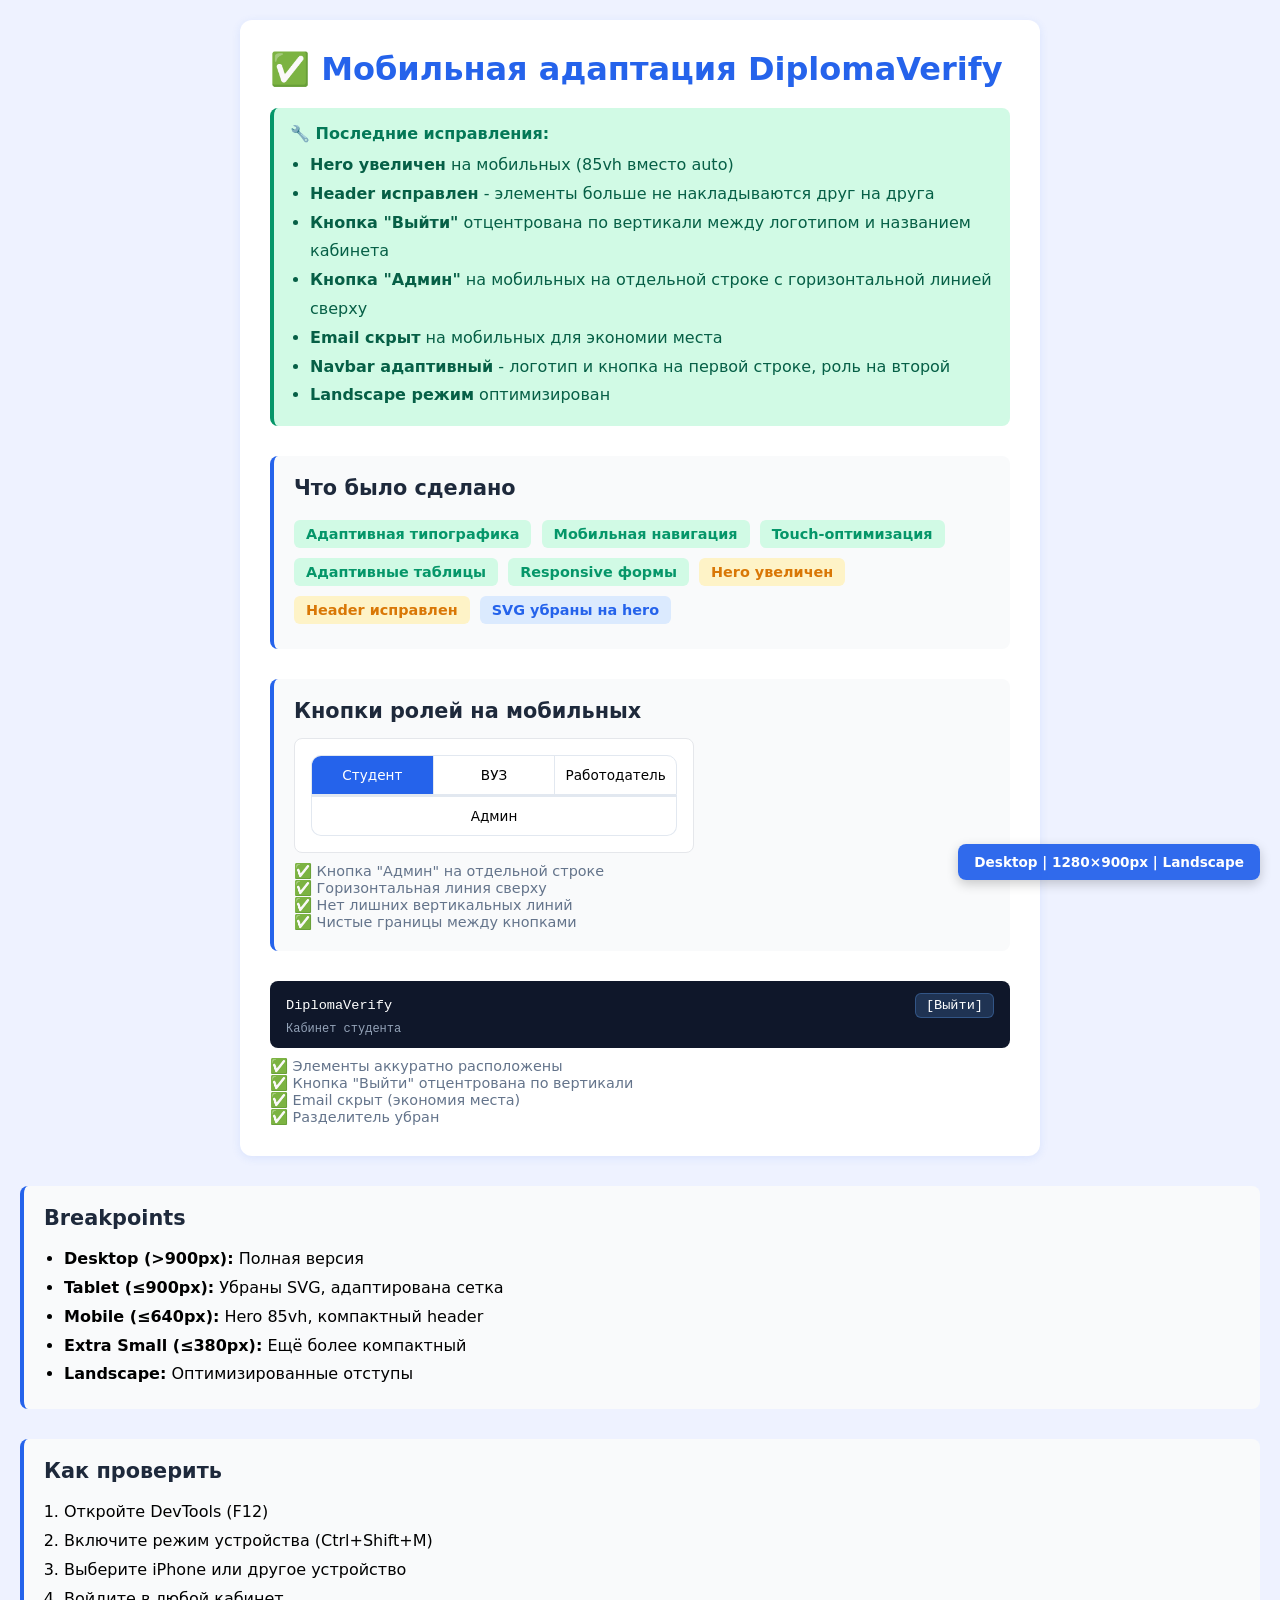
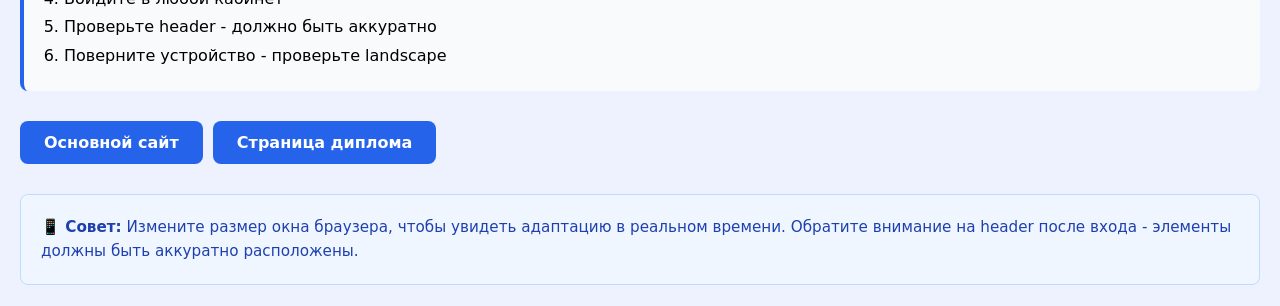
<file: web/mobile-test.html>
<!DOCTYPE html>
<html lang="ru">
<head>
  <meta charset="UTF-8">
  <meta name="viewport" content="width=device-width, initial-scale=1.0, maximum-scale=5.0">
  <title>Тест мобильной адаптации - DiplomaVerify</title>
  <style>
    * { margin: 0; padding: 0; box-sizing: border-box; }
    body {
      font-family: system-ui, -apple-system, sans-serif;
      padding: 20px;
      background: #eef2ff;
    }
    .container {
      max-width: 800px;
      margin: 0 auto;
      background: white;
      padding: 30px;
      border-radius: 12px;
      box-shadow: 0 2px 10px rgba(37,99,235,0.1);
    }
    h1 {
      color: #2563eb;
      margin-bottom: 20px;
      font-size: 2rem;
    }
    .fixes-box {
      margin-bottom: 20px;
      padding: 16px;
      background: #d1fae5;
      border-radius: 8px;
      border-left: 4px solid #059669;
    }
    .fixes-box p {
      color: #047857;
      font-weight: 600;
      margin-bottom: 8px;
    }
    .fixes-box ul {
      margin-left: 20px;
      color: #065f46;
      line-height: 1.8;
    }
    .test-section {
      margin: 30px 0;
      padding: 20px;
      background: #f9fafb;
      border-radius: 8px;
      border-left: 4px solid #2563eb;
    }
    .test-section h2 {
      font-size: 1.3rem;
      margin-bottom: 15px;
      color: #1e293b;
    }
    .status {
      display: inline-block;
      padding: 6px 12px;
      border-radius: 6px;
      font-size: 0.9rem;
      font-weight: 600;
      margin: 5px 5px 5px 0;
    }
    .status.success { background: #d1fae5; color: #059669; }
    .status.info { background: #dbeafe; color: #2563eb; }
    .status.fix { background: #fef3c7; color: #d97706; }
    .links {
      display: flex;
      gap: 10px;
      flex-wrap: wrap;
      margin-top: 20px;
    }
    .links a {
      display: inline-block;
      padding: 12px 24px;
      background: #2563eb;
      color: white;
      text-decoration: none;
      border-radius: 8px;
      font-weight: 600;
      transition: background 0.2s;
    }
    .links a:hover {
      background: #1d4ed8;
    }
    .screen-size {
      position: fixed;
      bottom: 20px;
      right: 20px;
      background: rgba(37,99,235,0.95);
      color: white;
      padding: 10px 16px;
      border-radius: 8px;
      font-size: 0.85rem;
      font-weight: 600;
      box-shadow: 0 4px 12px rgba(0,0,0,0.2);
      z-index: 1000;
    }
    @media (max-width: 640px) {
      body { padding: 10px; }
      .container { padding: 20px; }
      h1 { font-size: 1.5rem; }
      .test-section h2 { font-size: 1.1rem; }
      .links { flex-direction: column; }
      .links a { width: 100%; text-align: center; }
      .screen-size { bottom: 10px; right: 10px; font-size: 0.75rem; padding: 8px 12px; }
    }
  </style>
</head>
<body>
  <div class="container">
    <h1>✅ Мобильная адаптация DiplomaVerify</h1>
    
    <div class="fixes-box">
      <p>🔧 Последние исправления:</p>
      <ul>
        <li><strong>Hero увеличен</strong> на мобильных (85vh вместо auto)</li>
        <li><strong>Header исправлен</strong> - элементы больше не накладываются друг на друга</li>
        <li><strong>Кнопка "Выйти"</strong> отцентрована по вертикали между логотипом и названием кабинета</li>
        <li><strong>Кнопка "Админ"</strong> на мобильных на отдельной строке с горизонтальной линией сверху</li>
        <li><strong>Email скрыт</strong> на мобильных для экономии места</li>
        <li><strong>Navbar адаптивный</strong> - логотип и кнопка на первой строке, роль на второй</li>
        <li><strong>Landscape режим</strong> оптимизирован</li>
      </ul>
    </div>

    <div class="test-section">
      <h2>Что было сделано</h2>
      <span class="status success">Адаптивная типографика</span>
      <span class="status success">Мобильная навигация</span>
      <span class="status success">Touch-оптимизация</span>
      <span class="status success">Адаптивные таблицы</span>
      <span class="status success">Responsive формы</span>
      <span class="status fix">Hero увеличен</span>
      <span class="status fix">Header исправлен</span>
      <span class="status info">SVG убраны на hero</span>
    </div>

    <div class="test-section">
      <h2>Кнопки ролей на мобильных</h2>
      <div style="background: white; padding: 16px; border-radius: 8px; border: 1px solid #e5e7eb; margin-top: 10px; max-width: 400px;">
        <div style="display: flex; gap: 0; border: 1.5px solid #e2e8f0; border-radius: 10px 10px 0 0; overflow: hidden;">
          <div style="flex: 1; padding: 11px 6px; text-align: center; font-size: 0.85rem; background: #2563eb; color: white; border-right: 1.5px solid #e2e8f0;">Студент</div>
          <div style="flex: 1; padding: 11px 6px; text-align: center; font-size: 0.85rem; border-right: 1.5px solid #e2e8f0;">ВУЗ</div>
          <div style="flex: 1; padding: 11px 6px; text-align: center; font-size: 0.85rem;">Работодатель</div>
        </div>
        <div style="border: 1.5px solid #e2e8f0; border-top: 2px solid #e2e8f0; border-radius: 0 0 10px 10px; overflow: hidden;">
          <div style="padding: 11px 6px; text-align: center; font-size: 0.85rem;">Админ</div>
        </div>
      </div>
      <p style="margin-top: 10px; color: #64748b; font-size: 0.9rem;">
        ✅ Кнопка "Админ" на отдельной строке<br>
        ✅ Горизонтальная линия сверху<br>
        ✅ Нет лишних вертикальных линий<br>
        ✅ Чистые границы между кнопками
      </p>
    </div>
      <div style="background: #0f172a; color: white; padding: 12px 16px; border-radius: 8px; font-family: monospace; font-size: 0.85rem; margin-top: 10px;">
        <div style="display: flex; justify-content: space-between; align-items: center; margin-bottom: 4px;">
          <span>DiplomaVerify</span>
          <span style="background: rgba(96,165,250,0.2); padding: 4px 10px; border-radius: 6px; border: 1px solid rgba(96,165,250,0.3);">[Выйти]</span>
        </div>
        <div style="font-size: 0.75rem; color: #94a3b8;">
          Кабинет студента
        </div>
      </div>
      <p style="margin-top: 10px; color: #64748b; font-size: 0.9rem;">
        ✅ Элементы аккуратно расположены<br>
        ✅ Кнопка "Выйти" отцентрована по вертикали<br>
        ✅ Email скрыт (экономия места)<br>
        ✅ Разделитель убран
      </p>
    </div>

    <div class="test-section">
      <h2>Breakpoints</h2>
      <ul style="margin-left: 20px; line-height: 1.8;">
        <li><strong>Desktop (>900px):</strong> Полная версия</li>
        <li><strong>Tablet (≤900px):</strong> Убраны SVG, адаптирована сетка</li>
        <li><strong>Mobile (≤640px):</strong> Hero 85vh, компактный header</li>
        <li><strong>Extra Small (≤380px):</strong> Ещё более компактный</li>
        <li><strong>Landscape:</strong> Оптимизированные отступы</li>
      </ul>
    </div>

    <div class="test-section">
      <h2>Как проверить</h2>
      <ol style="margin-left: 20px; line-height: 1.8;">
        <li>Откройте DevTools (F12)</li>
        <li>Включите режим устройства (Ctrl+Shift+M)</li>
        <li>Выберите iPhone или другое устройство</li>
        <li>Войдите в любой кабинет</li>
        <li>Проверьте header - должно быть аккуратно</li>
        <li>Поверните устройство - проверьте landscape</li>
      </ol>
    </div>

    <div class="links">
      <a href="static/index.html">Основной сайт</a>
      <a href="site/diplom.html">Страница диплома</a>
    </div>

    <div style="margin-top: 30px; padding: 20px; background: #eff6ff; border-radius: 8px; border: 1px solid #bfdbfe;">
      <p style="color: #1e40af; font-size: 0.95rem; line-height: 1.6;">
        <strong>📱 Совет:</strong> Измените размер окна браузера, чтобы увидеть адаптацию в реальном времени. 
        Обратите внимание на header после входа - элементы должны быть аккуратно расположены.
      </p>
    </div>
  </div>

  <div class="screen-size" id="screen-size"></div>

  <script>
    function updateWidth() {
      const width = window.innerWidth;
      const height = window.innerHeight;
      let device = 'Desktop';
      if (width <= 380) device = 'Extra Small';
      else if (width <= 640) device = 'Mobile';
      else if (width <= 900) device = 'Tablet';
      
      const orientation = width > height ? 'Landscape' : 'Portrait';
      
      document.getElementById('screen-size').textContent = 
        `${device} | ${width}×${height}px | ${orientation}`;
      document.title = `${device} (${width}px) - Тест адаптации`;
    }
    
    updateWidth();
    window.addEventListener('resize', updateWidth);
  </script>
</body>
</html>
</file>
